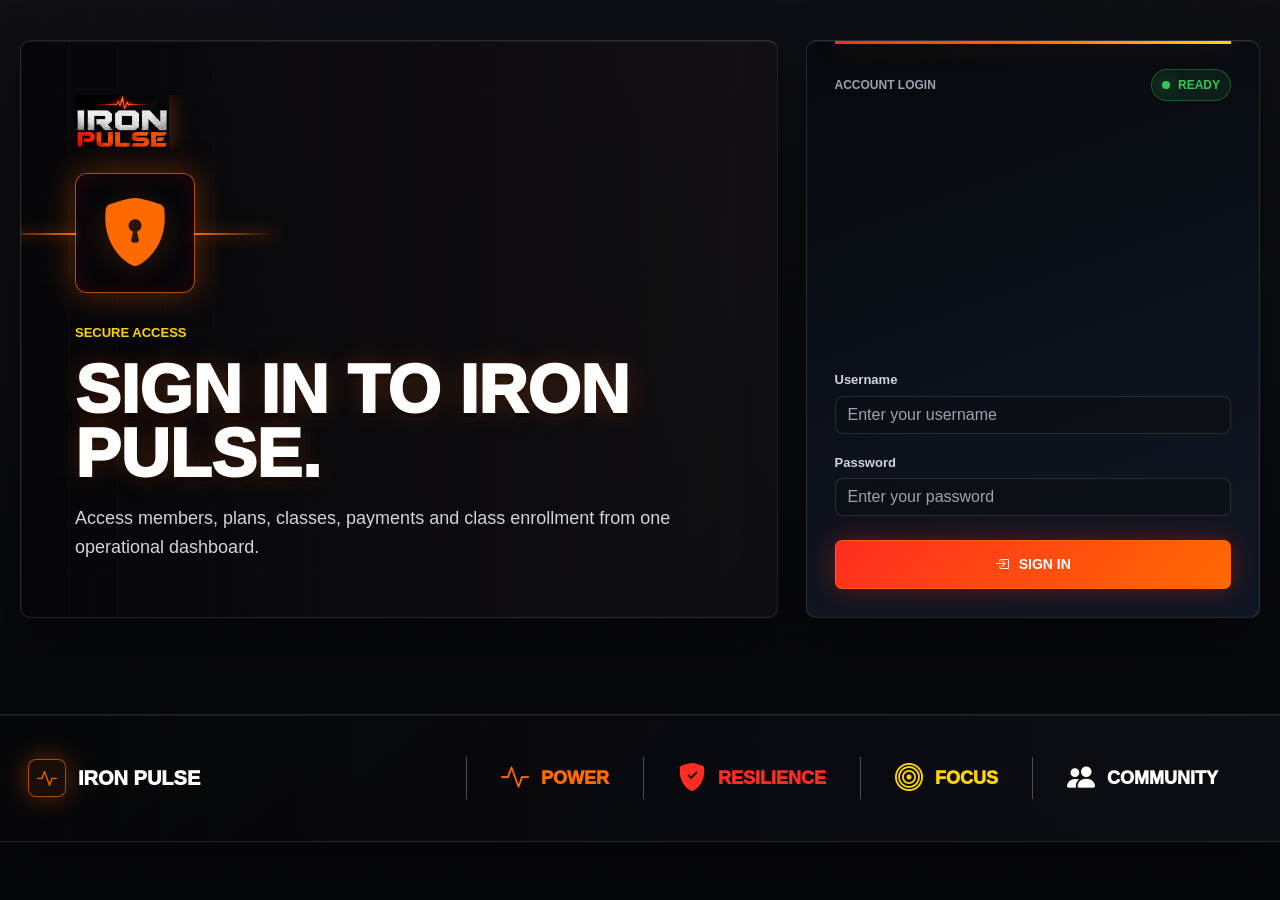
<file: Frontend/index.html>
<!DOCTYPE html>
<html lang="en">
<head>
  <meta charset="UTF-8" />
  <meta name="viewport" content="width=device-width, initial-scale=1.0" />
  <title>Iron Pulse | Gym management</title>
  <link href="https://cdn.jsdelivr.net/npm/bootstrap@5.3.3/dist/css/bootstrap.min.css" rel="stylesheet" />
  <link href="https://cdn.jsdelivr.net/npm/bootstrap-icons@1.11.3/font/bootstrap-icons.css" rel="stylesheet" />
  <link rel="stylesheet" href="css/styles.css" />
</head>

<body>
  <header class="site-header">
    <nav class="navbar navbar-expand-lg main-navbar">
      <div class="container-fluid navbar-container">
        <a class="navbar-brand brand" href="index.html" aria-label="Iron Pulse home">
          <img src="assets/img/iron-pulse-logo.png" alt="Iron Pulse" class="navbar-logo" />
        </a>
        <button class="navbar-toggler custom-toggler" type="button" data-bs-toggle="collapse"
          data-bs-target="#ironPulseNavbar" aria-controls="ironPulseNavbar"
          aria-expanded="false" aria-label="Toggle navigation">
          <span class="navbar-toggler-icon"></span>
        </button>
        <div class="collapse navbar-collapse" id="ironPulseNavbar">
          <ul class="navbar-nav navigation-menu ms-auto"><li class="nav-item"><a class="nav-link " href="members.html">Members</a></li><li class="nav-item"><a class="nav-link " href="plans.html">Plans</a></li><li class="nav-item"><a class="nav-link " href="memberships.html">Memberships</a></li><li class="nav-item"><a class="nav-link " href="classes.html">Classes</a></li><li class="nav-item"><a class="nav-link " href="enrollments.html">Class enrollment</a></li><li class="nav-item"><a class="nav-link " href="payments.html">Payments</a></li><li class="nav-item"><a class="nav-link " href="reports.html">Income</a></li><li class="nav-item"><a class="nav-link" href="login.html" onclick="logout(); return false;">Logout</a></li></ul>
          <div class="navbar-actions">
            <a class="nav-cta" href="index.html">
              DASHBOARD <i class="bi bi-arrow-right"></i>
            </a>
          </div>
        </div>
      </div>
    </nav>
  </header>

<main class="main-content"><section class="dashboard-card"><h1 class="page-title">Gym management</h1><p class="page-subtitle">Members, plans, manual payments and class enrollment.</p><div id="dashboard-message" role="status"></div>
<div class="row g-3 my-4"><div class="col-md-3"><h2>Active members</h2><p class="kpi-value" id="dashboard-members">—</p></div><div class="col-md-3"><h2>Active plans</h2><p class="kpi-value" id="dashboard-plans">—</p></div><div class="col-md-3"><h2>Received this month</h2><p class="kpi-value" id="dashboard-income">—</p></div><div class="col-md-3"><h2>Class enrollments</h2><p class="kpi-value" id="dashboard-enrollments">—</p></div></div>
<div class="row g-3"><a class="btn btn-outline-primary col-md-3" href="members.html">1. Register a member</a><a class="btn btn-outline-primary col-md-3" href="memberships.html">2. Assign a plan</a><a class="btn btn-outline-primary col-md-3" href="payments.html">3. Record a payment</a><a class="btn btn-outline-primary col-md-3" href="enrollments.html">4. Enroll in a class</a></div></section></main><script src="https://cdn.jsdelivr.net/npm/bootstrap@5.3.3/dist/js/bootstrap.bundle.min.js"></script><script src="js/ui.js"></script><script src="js/api.js"></script><script src="js/auth.js"></script><script src="js/dashboard.js"></script></body></html>
</file>
<file: Frontend/css/styles.css>
:root {
  --bg-main: #0d0f14;
  --bg-main-alt: #111826;
  --bg-surface: rgba(13, 15, 20, 0.94);
  --bg-surface-strong: rgba(17, 24, 38, 0.96);
  --bg-glass: rgba(13, 15, 20, 0.86);

  --iron-orange: #ff6a00;
  --pulse-red: #ff2d20;
  --ignite-yellow: #ffd400;
  --pure-white: #ffffff;

  --text-main: #f3f4f6;
  --text-soft: #d1d5db;
  --text-muted: #9ca3af;

  --border-color: rgba(255, 255, 255, 0.12);
  --border-hot: rgba(255, 106, 0, 0.55);

  --shadow-dark: 0 28px 80px rgba(0, 0, 0, 0.62);
  --shadow-card: 0 22px 58px rgba(0, 0, 0, 0.45);
  --glow-orange: 0 0 26px rgba(255, 106, 0, 0.38);
  --glow-red: 0 0 26px rgba(255, 45, 32, 0.34);
  --glow-yellow: 0 0 24px rgba(255, 212, 0, 0.28);

  --success: #34c759;
  --warning: #ffd400;
  --danger: #ff453a;
}

* {
  box-sizing: border-box;
}

html {
  scroll-behavior: smooth;
}

body {
  margin: 0;
  min-height: 100vh;
  overflow-x: hidden;
  color: var(--text-main);
  font-family: Arial, Helvetica, sans-serif;
  background:
    linear-gradient(rgba(13, 15, 20, 0.94), rgba(6, 7, 10, 0.98)),
    linear-gradient(135deg, rgba(255, 45, 32, 0.18), transparent 42%),
    linear-gradient(225deg, rgba(255, 106, 0, 0.16), transparent 38%),
    #0d0f14;
  background-attachment: fixed;
}

body::before {
  content: "";
  position: fixed;
  inset: 0;
  z-index: -1;
  pointer-events: none;
  background:
    linear-gradient(90deg, rgba(255, 255, 255, 0.025) 1px, transparent 1px),
    linear-gradient(180deg, rgba(255, 255, 255, 0.018) 1px, transparent 1px);
  background-size: 46px 46px;
  opacity: 0.45;
}

/* HEADER + NAVBAR */

.site-header {
  position: sticky;
  top: 0;
  z-index: 1030;
}

.main-navbar {
  min-height: 76px;
  background:
    linear-gradient(90deg, rgba(5, 6, 9, 0.98), rgba(13, 15, 20, 0.96)),
    linear-gradient(135deg, rgba(255, 45, 32, 0.16), rgba(255, 106, 0, 0.08));
  border-bottom: 1px solid rgba(255, 106, 0, 0.28);
  box-shadow: 0 16px 40px rgba(0, 0, 0, 0.5);
  backdrop-filter: blur(18px);
}

.navbar-container {
  max-width: 1440px;
  margin: 0 auto;
  gap: 22px;
  padding: 0 24px;
}

.brand {
  width: 150px;
  max-width: 150px;
  height: 54px;
  padding: 0;
  overflow: hidden;
  display: inline-flex;
  align-items: center;
  flex: 0 0 auto;
  color: var(--pure-white) !important;
  text-decoration: none;
}

.navbar-logo {
  display: block;
  width: 145px !important;
  height: 54px !important;
  max-width: 145px !important;
  max-height: 54px !important;
  object-fit: contain;
  object-position: left center;
  filter: drop-shadow(0 0 12px rgba(255, 106, 0, 0.35));
}

.brand-mark,
.brand-name,
.hero-logo {
  display: none !important;
}

.navigation-menu {
  align-items: center;
  gap: 4px;
}

.navigation-menu .nav-link {
  position: relative;
  color: var(--text-muted) !important;
  padding: 10px 12px !important;
  border-radius: 6px;
  font-size: 12px;
  font-weight: 800;
  letter-spacing: 0;
  text-transform: uppercase;
  transition: color 0.2s ease, background 0.2s ease, transform 0.2s ease;
}

.navigation-menu .nav-link:hover,
.navigation-menu .nav-link.active {
  color: var(--pure-white) !important;
  background: rgba(255, 106, 0, 0.08);
  transform: translateY(-1px);
}

.navigation-menu .nav-link::after {
  content: "";
  position: absolute;
  left: 12px;
  right: 12px;
  bottom: 4px;
  height: 2px;
  background: linear-gradient(90deg, var(--pulse-red), var(--iron-orange));
  box-shadow: 0 0 16px rgba(255, 106, 0, 0.75);
  opacity: 0;
  transform: scaleX(0);
  transition: opacity 0.2s ease, transform 0.2s ease;
}

.navigation-menu .nav-link:hover::after,
.navigation-menu .nav-link.active::after {
  opacity: 1;
  transform: scaleX(1);
}

.navbar-actions {
  margin-left: 18px;
}

.nav-cta {
  display: inline-flex;
  align-items: center;
  gap: 8px;
  padding: 11px 16px;
  border: 1px solid rgba(255, 106, 0, 0.7);
  border-radius: 7px;
  background: linear-gradient(135deg, var(--pulse-red), var(--iron-orange));
  color: var(--pure-white);
  font-size: 13px;
  font-weight: 900;
  text-decoration: none;
  text-transform: uppercase;
  box-shadow: var(--glow-red);
  transition: transform 0.2s ease, box-shadow 0.2s ease;
}

.nav-cta:hover {
  color: var(--pure-white);
  transform: translateY(-3px) scale(1.02);
  box-shadow: var(--glow-orange);
}

.custom-toggler {
  border: 1px solid var(--border-color);
}

.custom-toggler:focus {
  box-shadow: none;
}

/* MAIN LAYOUT */

.main-content {
  width: min(1440px, calc(100% - 40px));
  margin: 0 auto;
  padding: 40px 0 28px;
}

/* HERO */

.hero-section {
  display: grid;
  grid-template-columns: minmax(0, 1.25fr) minmax(360px, 0.75fr);
  gap: 28px;
  min-height: 560px;
  margin-bottom: 28px;
}

.hero-content,
.hero-panel,
.kpi-card,
.dashboard-card,
.site-footer {
  position: relative;
  overflow: hidden;
  border: 1px solid var(--border-color);
  background:
    linear-gradient(145deg, rgba(7, 9, 13, 0.96), rgba(17, 24, 38, 0.92));
  box-shadow:
    var(--shadow-card),
    inset 0 1px 0 rgba(255, 255, 255, 0.06);
}

.hero-content {
  display: flex;
  flex-direction: column;
  justify-content: center;
  padding: 54px;
  border-radius: 10px;
  background:
    linear-gradient(90deg, rgba(5, 6, 9, 0.97), rgba(13, 15, 20, 0.78)),
    linear-gradient(135deg, rgba(255, 45, 32, 0.16), rgba(255, 106, 0, 0.08));
}

.hero-content::before {
  content: "";
  position: absolute;
  inset: 0;
  pointer-events: none;
  background:
    linear-gradient(90deg, rgba(255, 255, 255, 0.04) 1px, transparent 1px),
    linear-gradient(180deg, rgba(255, 255, 255, 0.025) 1px, transparent 1px);
  background-size: 48px 48px;
  mask-image: linear-gradient(90deg, rgba(0, 0, 0, 0.7), transparent 82%);
}

.hero-pulse-mark {
  position: relative;
  width: 120px;
  height: 120px;
  display: inline-flex;
  align-items: center;
  justify-content: center;
  margin-bottom: 30px;
  border: 1px solid rgba(255, 106, 0, 0.7);
  border-radius: 12px;
  background:
    radial-gradient(circle, rgba(255, 106, 0, 0.18), transparent 62%),
    rgba(5, 6, 9, 0.78);
  color: var(--iron-orange);
  font-size: 68px;
  box-shadow:
    0 0 34px rgba(255, 106, 0, 0.36),
    inset 0 0 26px rgba(255, 45, 32, 0.12);
}

.hero-pulse-mark::before,
.hero-pulse-mark::after {
  content: "";
  position: absolute;
  top: 50%;
  width: 82px;
  height: 2px;
  background: linear-gradient(90deg, transparent, var(--iron-orange));
  box-shadow: 0 0 16px rgba(255, 106, 0, 0.75);
}

.hero-pulse-mark::before {
  right: 100%;
}

.hero-pulse-mark::after {
  left: 100%;
  transform: rotate(180deg);
}

.hero-pulse-mark i {
  position: relative;
  z-index: 1;
  animation: pulseGlow 1.8s ease-in-out infinite;
}

@keyframes pulseGlow {
  0%,
  100% {
    transform: scale(1);
    text-shadow: 0 0 18px rgba(255, 106, 0, 0.5);
  }

  50% {
    transform: scale(1.08);
    text-shadow: 0 0 34px rgba(255, 45, 32, 0.85);
  }
}

.hero-kicker {
  position: relative;
  margin-bottom: 14px;
  color: var(--ignite-yellow);
  font-size: 13px;
  font-weight: 900;
  letter-spacing: 0;
  text-transform: uppercase;
}

.hero-title {
  position: relative;
  max-width: 760px;
  margin: 0 0 18px;
  color: var(--pure-white);
  font-size: 68px;
  font-weight: 950;
  line-height: 0.95;
  letter-spacing: 0;
  text-transform: uppercase;
  text-shadow:
    0 0 24px rgba(255, 106, 0, 0.22),
    0 4px 0 rgba(0, 0, 0, 0.45);
}

.hero-description {
  position: relative;
  max-width: 680px;
  margin: 0;
  color: var(--text-soft);
  font-size: 18px;
  line-height: 1.65;
}

.hero-actions {
  position: relative;
  display: flex;
  flex-wrap: wrap;
  gap: 14px;
  margin-top: 32px;
}

.primary-action,
.secondary-action {
  display: inline-flex;
  align-items: center;
  justify-content: center;
  gap: 10px;
  min-height: 48px;
  padding: 13px 20px;
  border-radius: 7px;
  font-size: 14px;
  font-weight: 900;
  letter-spacing: 0;
  text-decoration: none;
  text-transform: uppercase;
  transition: transform 0.22s ease, box-shadow 0.22s ease, border-color 0.22s ease, color 0.22s ease;
}

.primary-action {
  border: 1px solid rgba(255, 106, 0, 0.8);
  background: linear-gradient(135deg, var(--pulse-red), var(--iron-orange));
  color: var(--pure-white);
  box-shadow: var(--glow-red);
}

.secondary-action {
  border: 1px solid var(--border-color);
  background: rgba(255, 255, 255, 0.035);
  color: var(--pure-white);
}

.primary-action:hover,
.secondary-action:hover {
  transform: translateY(-3px) scale(1.02);
}

.primary-action:hover {
  color: var(--pure-white);
  box-shadow: var(--glow-orange);
}

.secondary-action:hover {
  border-color: var(--ignite-yellow);
  color: var(--ignite-yellow);
  background: rgba(255, 212, 0, 0.08);
}

/* HERO PANEL */

.hero-panel {
  display: flex;
  flex-direction: column;
  justify-content: space-between;
  padding: 28px;
  border-radius: 10px;
  background:
    linear-gradient(160deg, rgba(7, 9, 13, 0.98), rgba(17, 24, 38, 0.96)),
    linear-gradient(45deg, rgba(255, 212, 0, 0.08), transparent);
  transition: border-color 0.22s ease, box-shadow 0.22s ease, transform 0.22s ease;
}

.hero-panel::before {
  content: "";
  position: absolute;
  top: 0;
  left: 28px;
  right: 28px;
  height: 3px;
  background: linear-gradient(90deg, var(--pulse-red), var(--iron-orange), var(--ignite-yellow));
  box-shadow: var(--glow-orange);
}

.hero-panel:hover,
.kpi-card:hover,
.dashboard-card:hover {
  border-color: rgba(255, 106, 0, 0.52);
  box-shadow:
    var(--shadow-dark),
    0 0 28px rgba(255, 106, 0, 0.18),
    inset 0 1px 0 rgba(255, 255, 255, 0.08);
}

.panel-header {
  display: flex;
  justify-content: space-between;
  gap: 16px;
  align-items: center;
  margin-bottom: 26px;
}

.panel-label {
  color: var(--text-muted);
  font-size: 12px;
  font-weight: 900;
  letter-spacing: 0;
  text-transform: uppercase;
}

.live-indicator {
  display: inline-flex;
  align-items: center;
  gap: 8px;
  padding: 6px 10px;
  border: 1px solid rgba(52, 199, 89, 0.35);
  border-radius: 999px;
  background: rgba(52, 199, 89, 0.1);
  color: var(--success);
  font-size: 12px;
  font-weight: 900;
  text-transform: uppercase;
}

.live-indicator::before {
  content: "";
  width: 8px;
  height: 8px;
  border-radius: 50%;
  background: var(--success);
  box-shadow: 0 0 14px rgba(52, 199, 89, 0.7);
}

.metric-highlight {
  display: grid;
  gap: 8px;
  margin-bottom: 28px;
}

.metric-number {
  color: var(--pure-white);
  font-size: 58px;
  font-weight: 950;
  line-height: 1;
  letter-spacing: 0;
}

.metric-text {
  max-width: 260px;
  color: var(--text-muted);
  font-size: 15px;
  font-weight: 800;
  text-transform: uppercase;
}

.hero-class-list {
  display: grid;
  gap: 12px;
}

.hero-class-card {
  display: flex;
  justify-content: space-between;
  gap: 18px;
  align-items: center;
  padding: 16px;
  border: 1px solid rgba(255, 255, 255, 0.11);
  border-radius: 8px;
  background: rgba(13, 15, 20, 0.58);
  transition: transform 0.2s ease, border-color 0.2s ease, background 0.2s ease;
}

.hero-class-card:hover {
  border-color: rgba(255, 106, 0, 0.65);
  background: linear-gradient(90deg, rgba(255, 45, 32, 0.12), rgba(255, 106, 0, 0.08));
  transform: translateX(6px);
}

.hero-class-card h2 {
  margin: 0 0 4px;
  color: var(--pure-white);
  font-size: 16px;
  font-weight: 900;
  text-transform: uppercase;
}

.hero-class-card p {
  margin: 0;
  color: var(--text-muted);
  font-size: 13px;
}

/* KPI SECTION */

.kpi-section {
  display: grid;
  grid-template-columns: repeat(4, minmax(0, 1fr));
  gap: 18px;
  margin-bottom: 28px;
}

.kpi-card {
  min-height: 210px;
  padding: 24px;
  border-radius: 9px;
  transition: transform 0.22s ease, border-color 0.22s ease, box-shadow 0.22s ease;
}

.kpi-card:hover {
  transform: translateY(-5px);
}

.kpi-icon {
  display: inline-flex;
  width: 48px;
  height: 48px;
  align-items: center;
  justify-content: center;
  margin-bottom: 22px;
  border: 1px solid rgba(255, 106, 0, 0.45);
  border-radius: 8px;
  background: rgba(255, 106, 0, 0.08);
  color: var(--iron-orange);
  font-size: 23px;
  box-shadow: inset 0 0 20px rgba(255, 106, 0, 0.08);
}

.kpi-card:nth-child(2) .kpi-icon {
  color: var(--pulse-red);
  border-color: rgba(255, 45, 32, 0.45);
}

.kpi-card:nth-child(3) .kpi-icon {
  color: var(--ignite-yellow);
  border-color: rgba(255, 212, 0, 0.45);
}

.kpi-card:nth-child(4) .kpi-icon {
  color: var(--pure-white);
  border-color: rgba(255, 255, 255, 0.32);
}

.kpi-label {
  margin: 0 0 8px;
  color: var(--text-muted);
  font-size: 13px;
  font-weight: 900;
  letter-spacing: 0;
  text-transform: uppercase;
}

.kpi-value {
  display: block;
  margin-bottom: 9px;
  color: var(--pure-white);
  font-size: 34px;
  font-weight: 950;
  line-height: 1;
  letter-spacing: 0;
}

.kpi-note {
  color: var(--text-muted);
  font-size: 13px;
  font-weight: 800;
}

/* DASHBOARD GRID */

.dashboard-grid {
  display: grid;
  grid-template-columns: minmax(0, 1.45fr) minmax(320px, 0.55fr);
  gap: 22px;
  margin-bottom: 34px;
}

.dashboard-card {
  border-radius: 10px;
  padding: 26px;
  transition: border-color 0.22s ease, box-shadow 0.22s ease;
}

.dashboard-card::before {
  content: "";
  position: absolute;
  inset: 0;
  background:
    linear-gradient(180deg, rgba(255, 255, 255, 0.035), transparent 45%),
    linear-gradient(135deg, rgba(255, 106, 0, 0.08), transparent 40%);
  pointer-events: none;
}

.card-header-row {
  position: relative;
  display: flex;
  justify-content: space-between;
  gap: 16px;
  align-items: flex-start;
  margin-bottom: 22px;
}

.section-kicker {
  margin: 0 0 6px;
  color: var(--iron-orange);
  font-size: 12px;
  font-weight: 950;
  letter-spacing: 0;
  text-transform: uppercase;
}

.dashboard-card h2 {
  margin: 0;
  color: var(--pure-white);
  font-size: 24px;
  font-weight: 950;
  letter-spacing: 0;
  text-transform: uppercase;
}

.card-link {
  display: inline-flex;
  align-items: center;
  gap: 8px;
  color: var(--ignite-yellow);
  font-size: 13px;
  font-weight: 900;
  text-decoration: none;
  text-transform: uppercase;
}

.card-link:hover {
  color: var(--iron-orange);
}

/* TABLE */

.table-wrapper {
  position: relative;
  overflow: hidden;
  border: 1px solid rgba(255, 255, 255, 0.11);
  border-radius: 8px;
  background: rgba(13, 15, 20, 0.55);
}

.dashboard-table {
  width: 100%;
  border-collapse: collapse;
  color: var(--text-main);
}

.dashboard-table th,
.dashboard-table td {
  padding: 16px 18px;
  border-bottom: 1px solid rgba(255, 255, 255, 0.09);
  vertical-align: middle;
}

.dashboard-table th {
  color: var(--text-muted);
  font-size: 12px;
  font-weight: 950;
  letter-spacing: 0;
  text-transform: uppercase;
}

.dashboard-table td {
  color: var(--text-soft);
  font-size: 14px;
  font-weight: 700;
}

.dashboard-table tbody tr {
  transition: background 0.2s ease;
}

.dashboard-table tbody tr:hover {
  background: rgba(255, 106, 0, 0.07);
}

.dashboard-table tbody tr:last-child td {
  border-bottom: 0;
}

.empty-table-message {
  padding: 34px 18px !important;
  text-align: center;
  color: var(--text-muted) !important;
  font-weight: 900;
  text-transform: uppercase;
  letter-spacing: 0;
}

/* BADGES */

.status-badge {
  display: inline-flex;
  align-items: center;
  justify-content: center;
  min-width: max-content;
  padding: 7px 10px;
  border-radius: 999px;
  font-size: 11px;
  font-weight: 950;
  letter-spacing: 0;
  text-transform: uppercase;
}

.status-hot {
  border: 1px solid rgba(255, 106, 0, 0.5);
  background: rgba(255, 106, 0, 0.13);
  color: var(--iron-orange);
}

.status-open {
  border: 1px solid rgba(52, 199, 89, 0.45);
  background: rgba(52, 199, 89, 0.12);
  color: var(--success);
}

.status-full {
  border: 1px solid rgba(255, 69, 58, 0.45);
  background: rgba(255, 69, 58, 0.12);
  color: var(--danger);
}

.status-muted {
  border: 1px solid rgba(156, 163, 175, 0.42);
  background: rgba(156, 163, 175, 0.12);
  color: var(--text-muted);
}

.empty-state-card {
  opacity: 0.9;
}

/* QUICK ACTIONS */

.quick-actions-list {
  position: relative;
  display: grid;
  gap: 13px;
}

.quick-action-item {
  display: flex;
  gap: 13px;
  align-items: center;
  padding: 17px;
  border: 1px solid rgba(255, 255, 255, 0.11);
  border-radius: 8px;
  background: rgba(13, 15, 20, 0.58);
  color: var(--text-main);
  font-size: 14px;
  font-weight: 900;
  text-decoration: none;
  text-transform: uppercase;
  transition: transform 0.2s ease, border-color 0.2s ease, background 0.2s ease, color 0.2s ease;
}

.quick-action-item i {
  color: var(--iron-orange);
  font-size: 22px;
  transition: color 0.2s ease;
}

.quick-action-item:hover {
  border-color: rgba(255, 106, 0, 0.65);
  background: linear-gradient(90deg, rgba(255, 45, 32, 0.12), rgba(255, 106, 0, 0.08));
  color: var(--ignite-yellow);
  transform: translateX(6px);
}

.quick-action-item:hover i {
  color: var(--ignite-yellow);
}

/* FOOTER */

.site-footer {
  width: 100%;
  display: flex;
  justify-content: space-between;
  gap: 26px;
  align-items: center;
  margin-top: 40px;
  padding: 42px max(28px, calc((100vw - 1440px) / 2 + 28px));
  border-radius: 0;
  border-left: 0;
  border-right: 0;
  background:
    linear-gradient(90deg, rgba(5, 6, 9, 0.97), rgba(13, 15, 20, 0.86)),
    linear-gradient(135deg, rgba(255, 106, 0, 0.16), transparent 56%);
}

.footer-brand {
  display: inline-flex;
  align-items: center;
  gap: 12px;
  color: var(--pure-white);
  font-size: 20px;
  font-weight: 950;
  letter-spacing: 0;
  text-transform: uppercase;
}

.footer-pulse-icon {
  display: inline-flex;
  width: 38px;
  height: 38px;
  align-items: center;
  justify-content: center;
  border: 1px solid rgba(255, 106, 0, 0.65);
  border-radius: 8px;
  background: rgba(255, 106, 0, 0.08);
  color: var(--iron-orange);
  box-shadow: var(--glow-orange);
}

.footer-values {
  display: flex;
  flex-wrap: wrap;
  gap: 0;
  align-items: center;
}

.footer-value {
  display: inline-flex;
  gap: 12px;
  align-items: center;
  padding: 0 34px;
  border-left: 1px solid rgba(255, 255, 255, 0.28);
  color: var(--text-muted);
  font-size: 18px;
  font-weight: 950;
  letter-spacing: 0;
  text-transform: uppercase;
}

.footer-value i {
  font-size: 28px;
}

.footer-value:nth-child(1) i,
.footer-value:nth-child(1) span {
  color: var(--iron-orange);
}

.footer-value:nth-child(2) i,
.footer-value:nth-child(2) span {
  color: var(--pulse-red);
}

.footer-value:nth-child(3) i,
.footer-value:nth-child(3) span {
  color: var(--ignite-yellow);
}

.footer-value:nth-child(4) i,
.footer-value:nth-child(4) span {
  color: var(--pure-white);
}

/* BOOTSTRAP COMPATIBILITY */

.btn {
  border-radius: 8px;
  font-weight: 800;
}

.form-control,
.form-select {
  border: 1px solid var(--border-color);
  border-radius: 8px;
  background: rgba(13, 15, 20, 0.68);
  color: var(--text-main);
}

.form-control:focus,
.form-select:focus {
  border-color: var(--iron-orange);
  background: rgba(13, 15, 20, 0.86);
  color: var(--text-main);
  box-shadow: 0 0 0 0.2rem rgba(255, 106, 0, 0.18);
}

.form-control::placeholder {
  color: var(--text-muted);
}

/* RESPONSIVE */

@media (max-width: 1320px) {
  .navbar-actions {
    display: none;
  }

  .navbar-logo {
    width: 130px !important;
    max-width: 130px !important;
  }

  .brand {
    width: 135px;
    max-width: 135px;
  }

  .navigation-menu .nav-link {
    padding: 9px 9px !important;
    font-size: 11px;
  }
}

@media (max-width: 1200px) {
  .hero-section,
  .dashboard-grid {
    grid-template-columns: 1fr;
  }

  .hero-section {
    min-height: auto;
  }

  .hero-panel {
    min-height: 420px;
  }

  .kpi-section {
    grid-template-columns: repeat(2, minmax(0, 1fr));
  }
}

@media (max-width: 991px) {
  .main-navbar {
    min-height: 72px;
  }

  .navbar-logo {
    width: 126px !important;
    height: 50px !important;
    max-width: 126px !important;
    max-height: 50px !important;
  }

  .brand {
    width: 130px;
    max-width: 130px;
    height: 50px;
  }

  .navbar-collapse {
    margin-top: 16px;
    padding: 16px;
    border: 1px solid var(--border-color);
    border-radius: 12px;
    background: rgba(13, 15, 20, 0.98);
  }

  .navigation-menu {
    align-items: stretch;
  }

  .navigation-menu .nav-link {
    margin-bottom: 6px;
    padding: 11px 12px !important;
    font-size: 12px;
  }

  .hero-title {
    font-size: 52px;
  }
}

@media (max-width: 768px) {
  .main-content {
    width: min(100% - 28px, 1440px);
    padding-top: 24px;
  }

  .hero-content,
  .hero-panel,
  .dashboard-card {
    padding: 24px;
  }

  .hero-pulse-mark {
    width: 96px;
    height: 96px;
    font-size: 54px;
  }

  .hero-pulse-mark::before,
  .hero-pulse-mark::after {
    width: 50px;
  }

  .hero-title {
    font-size: 42px;
  }

  .hero-description {
    font-size: 16px;
  }

  .kpi-section {
    grid-template-columns: 1fr;
  }

  .card-header-row,
  .site-footer {
    flex-direction: column;
    align-items: flex-start;
  }

  .table-wrapper {
    overflow-x: auto;
  }

  .dashboard-table {
    min-width: 680px;
  }

  .footer-values {
    width: 100%;
    display: grid;
    grid-template-columns: 1fr 1fr;
  }

  .footer-value {
    width: 100%;
    padding: 16px 0;
    border-left: 0;
    border-top: 1px solid rgba(255, 255, 255, 0.18);
  }
}

@media (max-width: 480px) {
  .navbar-container {
    padding: 0 14px;
  }

  .navbar-logo {
    width: 112px !important;
    height: 46px !important;
    max-width: 112px !important;
    max-height: 46px !important;
  }

  .brand {
    width: 116px;
    max-width: 116px;
    height: 46px;
  }

  .hero-actions {
    flex-direction: column;
  }

  .primary-action,
  .secondary-action {
    width: 100%;
  }

  .hero-pulse-mark {
    width: 82px;
    height: 82px;
    font-size: 46px;
  }

  .hero-pulse-mark::before,
  .hero-pulse-mark::after {
    width: 34px;
  }

  .metric-number {
    font-size: 40px;
  }

  .kpi-value {
    font-size: 28px;
  }

  .footer-values {
    grid-template-columns: 1fr;
  }
}
/* ── MODALS - dark theme ───────────────────────────────────────────────── */
.modal-content {
  background: linear-gradient(145deg, rgba(10, 12, 18, 0.98), rgba(17, 24, 38, 0.96));
  border: 1px solid rgba(255, 106, 0, 0.28);
  color: var(--text-main);
  box-shadow: 0 28px 80px rgba(0, 0, 0, 0.7);
}

.modal-header {
  border-bottom: 1px solid rgba(255, 255, 255, 0.1);
}

.modal-footer {
  border-top: 1px solid rgba(255, 255, 255, 0.1);
}

.modal-title {
  color: var(--pure-white);
  font-weight: 900;
  text-transform: uppercase;
  letter-spacing: 0;
}

.btn-close {
  filter: invert(1) brightness(0.7);
}

.form-label {
  color: var(--text-soft) !important;
  font-size: 13px;
  font-weight: 700;
  margin-bottom: 6px;
}

.form-text {
  color: var(--text-muted) !important;
}

/* ── BOOTSTRAP TABLE DARK ──────────────────────────────────────────────── */
.table {
  color: var(--text-soft);
}

.table thead th {
  color: var(--text-muted);
  font-size: 12px;
  font-weight: 900;
  text-transform: uppercase;
  border-bottom-color: rgba(255, 255, 255, 0.1);
}

.table td {
  border-bottom-color: rgba(255, 255, 255, 0.07);
  vertical-align: middle;
}

.table tbody tr:hover {
  background: rgba(255, 106, 0, 0.06);
  color: var(--text-main);
}

/* ── BADGES ────────────────────────────────────────────────────────────── */
.badge-soft-success {
  background-color: rgba(52, 199, 89, 0.15);
  color: #34c759;
  border: 1px solid rgba(52, 199, 89, 0.35);
  padding: 5px 10px;
  border-radius: 999px;
  font-size: 11px;
  font-weight: 900;
  text-transform: uppercase;
}

.badge-soft-warning {
  background-color: rgba(255, 212, 0, 0.13);
  color: #ffd400;
  border: 1px solid rgba(255, 212, 0, 0.35);
  padding: 5px 10px;
  border-radius: 999px;
  font-size: 11px;
  font-weight: 900;
  text-transform: uppercase;
}

.badge-soft-danger {
  background-color: rgba(255, 69, 58, 0.13);
  color: #ff453a;
  border: 1px solid rgba(255, 69, 58, 0.35);
  padding: 5px 10px;
  border-radius: 999px;
  font-size: 11px;
  font-weight: 900;
  text-transform: uppercase;
}

/* ── ACTION BAR & CARDS ────────────────────────────────────────────────── */
.action-bar {
  display: flex;
  gap: 12px;
  align-items: center;
  margin-bottom: 20px;
}

.content-card {
  border: 1px solid rgba(255, 255, 255, 0.09);
  border-radius: 8px;
  background: rgba(13, 15, 20, 0.55);
  padding: 4px 0;
  overflow: hidden;
}

.page-title {
  margin: 0 0 6px;
  color: var(--pure-white);
  font-size: 28px;
  font-weight: 950;
  text-transform: uppercase;
}

.page-subtitle {
  margin: 0;
  color: var(--text-muted);
  font-size: 14px;
}

.empty-state {
  text-align: center;
  padding: 48px 24px;
  color: var(--text-muted);
}

.empty-state h5 {
  color: var(--text-soft);
  font-weight: 900;
  text-transform: uppercase;
}

/* ── READONLY PLAN INFO FIELDS ─────────────────────────────────────────── */
.form-control.bg-light {
  background: rgba(255, 255, 255, 0.06) !important;
  color: var(--text-soft) !important;
  border-color: rgba(255, 255, 255, 0.12) !important;
  cursor: not-allowed;
}
</file>
